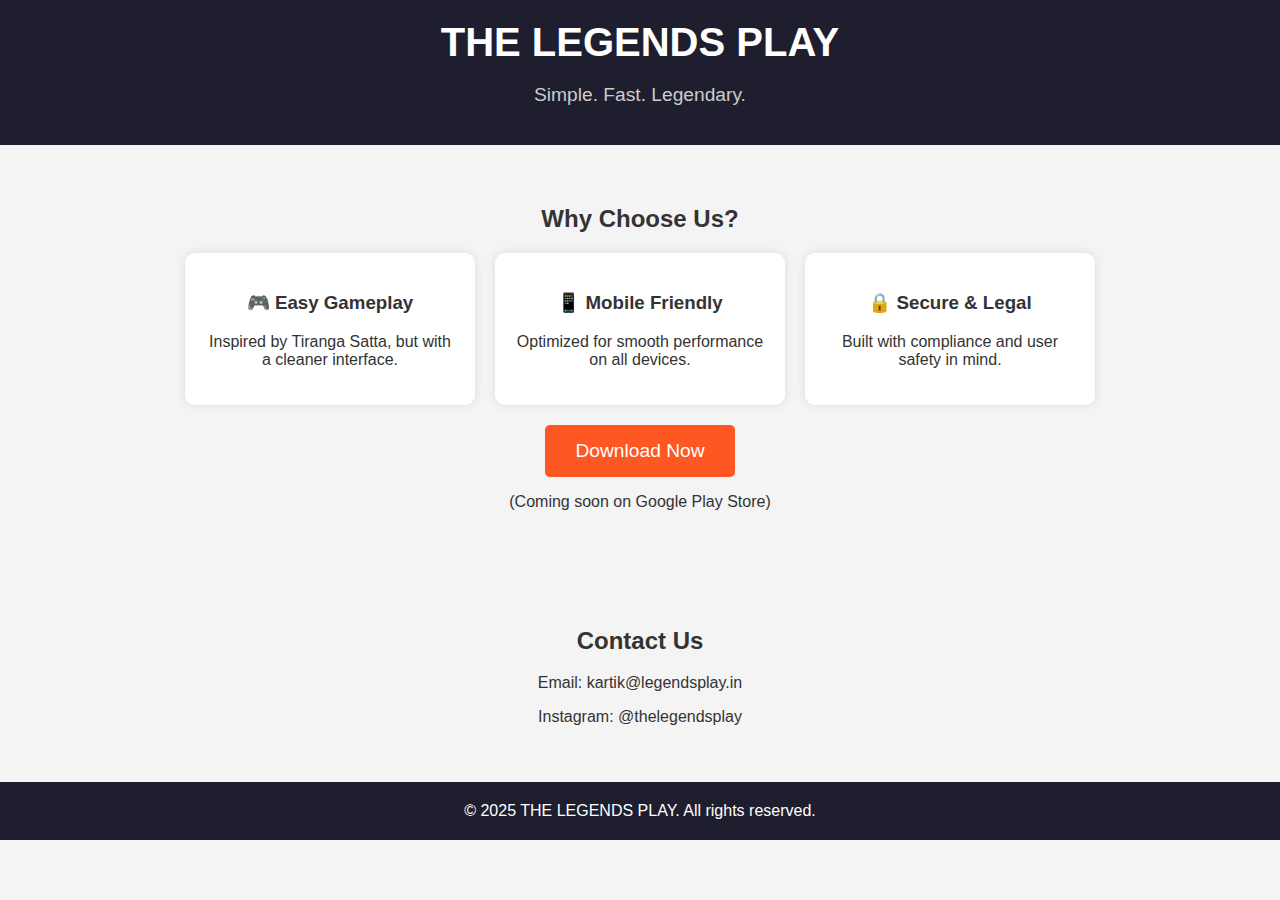
<file: index.html>
<!DOCTYPE html>
<html lang="en">
<head>
  <meta charset="UTF-8" />
  <meta name="viewport" content="width=device-width, initial-scale=1.0" />
  <title>THE LEGENDS PLAY</title>
  <style>
    body {
      margin: 0;
      font-family: 'Segoe UI', sans-serif;
      background: #f4f4f4;
      color: #333;
    }
    header {
      background: #1e1e2f;
      color: white;
      padding: 20px;
      text-align: center;
    }
    header h1 {
      margin: 0;
      font-size: 2.5em;
    }
    .tagline {
      font-size: 1.2em;
      color: #ccc;
    }
    .section {
      padding: 40px 20px;
      text-align: center;
    }
    .features {
      display: flex;
      flex-wrap: wrap;
      justify-content: center;
      gap: 20px;
    }
    .feature-box {
      background: white;
      padding: 20px;
      border-radius: 10px;
      width: 250px;
      box-shadow: 0 0 10px rgba(0,0,0,0.1);
    }
    .download-btn {
      background: #ff5722;
      color: white;
      padding: 15px 30px;
      border: none;
      border-radius: 5px;
      font-size: 1.2em;
      cursor: pointer;
      margin-top: 20px;
    }
    footer {
      background: #1e1e2f;
      color: white;
      text-align: center;
      padding: 20px;
    }
    @media (max-width: 600px) {
      .features {
        flex-direction: column;
        align-items: center;
      }
    }
  </style>
</head>
<body>

  <header>
    <h1>THE LEGENDS PLAY</h1>
    <p class="tagline">Simple. Fast. Legendary.</p>
  </header>

  <div class="section">
    <h2>Why Choose Us?</h2>
    <div class="features">
      <div class="feature-box">
        <h3>🎮 Easy Gameplay</h3>
        <p>Inspired by Tiranga Satta, but with a cleaner interface.</p>
      </div>
      <div class="feature-box">
        <h3>📱 Mobile Friendly</h3>
        <p>Optimized for smooth performance on all devices.</p>
      </div>
      <div class="feature-box">
        <h3>🔒 Secure & Legal</h3>
        <p>Built with compliance and user safety in mind.</p>
      </div>
    </div>
    <button class="download-btn">Download Now</button>
    <p>(Coming soon on Google Play Store)</p>
  </div>

  <div class="section">
    <h2>Contact Us</h2>
    <p>Email: kartik@legendsplay.in</p>
    <p>Instagram: @thelegendsplay</p>
  </div>

  <footer>
    &copy; 2025 THE LEGENDS PLAY. All rights reserved.
  </footer>

</body>
</html>
</file>
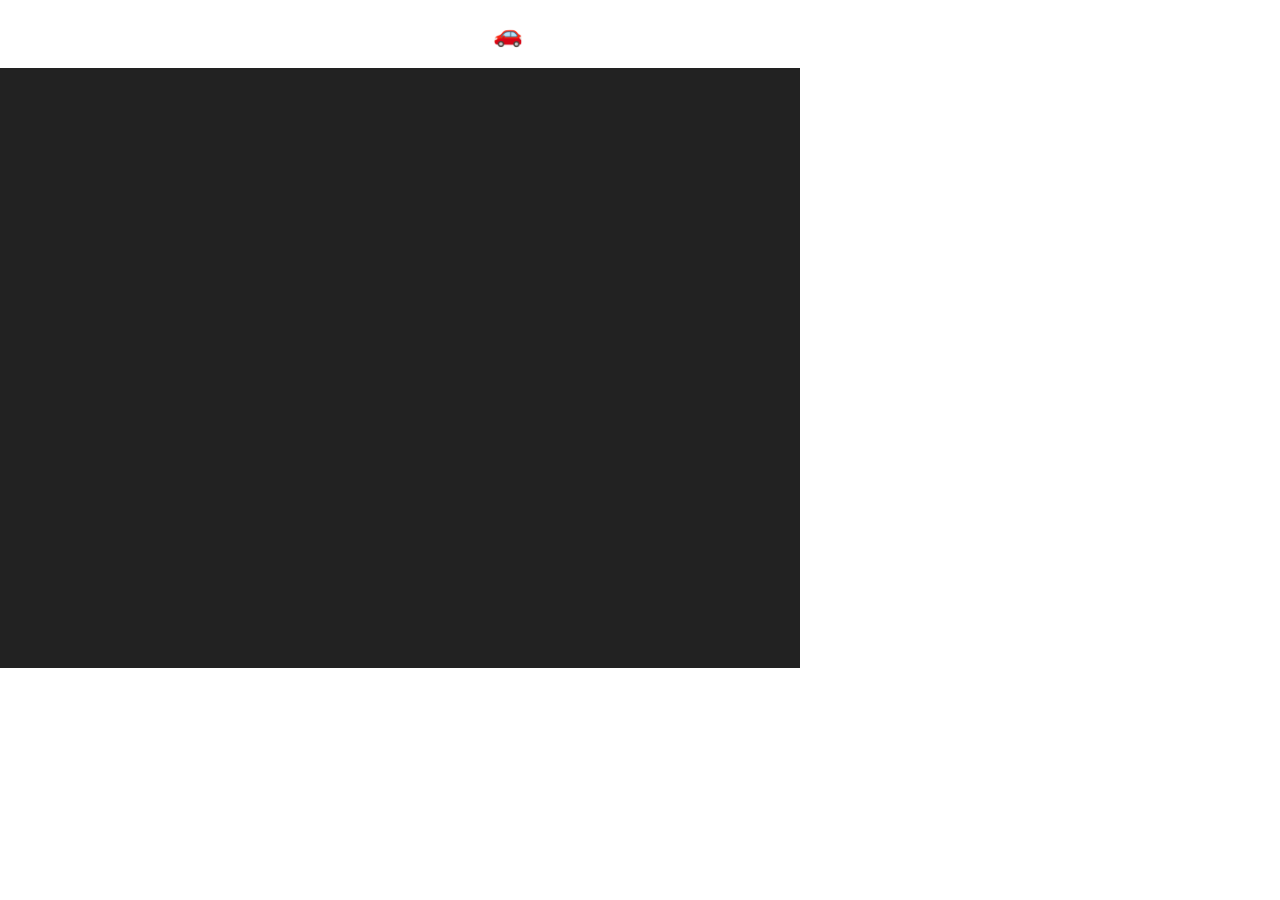
<file: game.html>
<!DOCTYPE html>
<html>
<head>
  <title>Car Game</title>
  <style>
    body { margin: 0; overflow: hidden; }
    canvas { display: block; background: #222; }
  </style>
</head>
<body>
  <h2 style="text-align:center; color:white;">🚗 Car Game Coming Soon!</h2>
  <canvas id="gameCanvas" width="800" height="600"></canvas>
</body>
</html>
</file>
